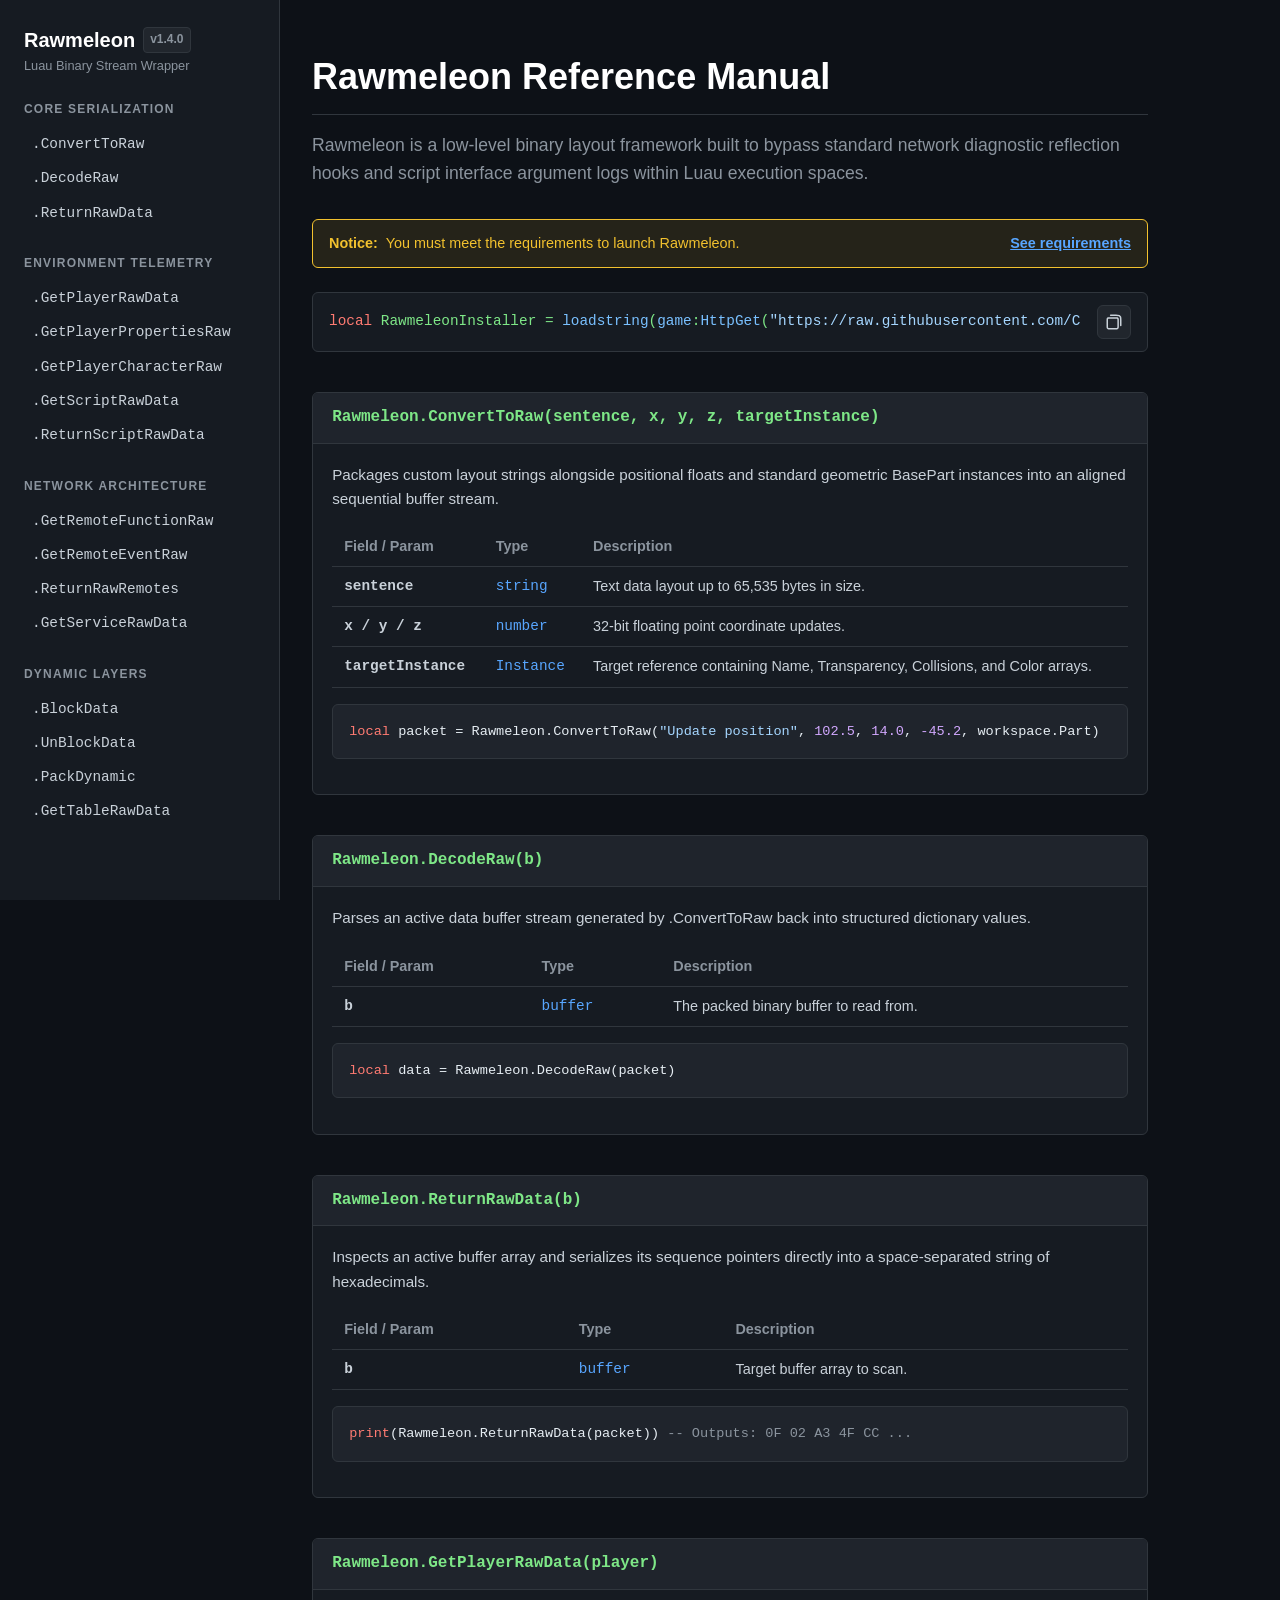
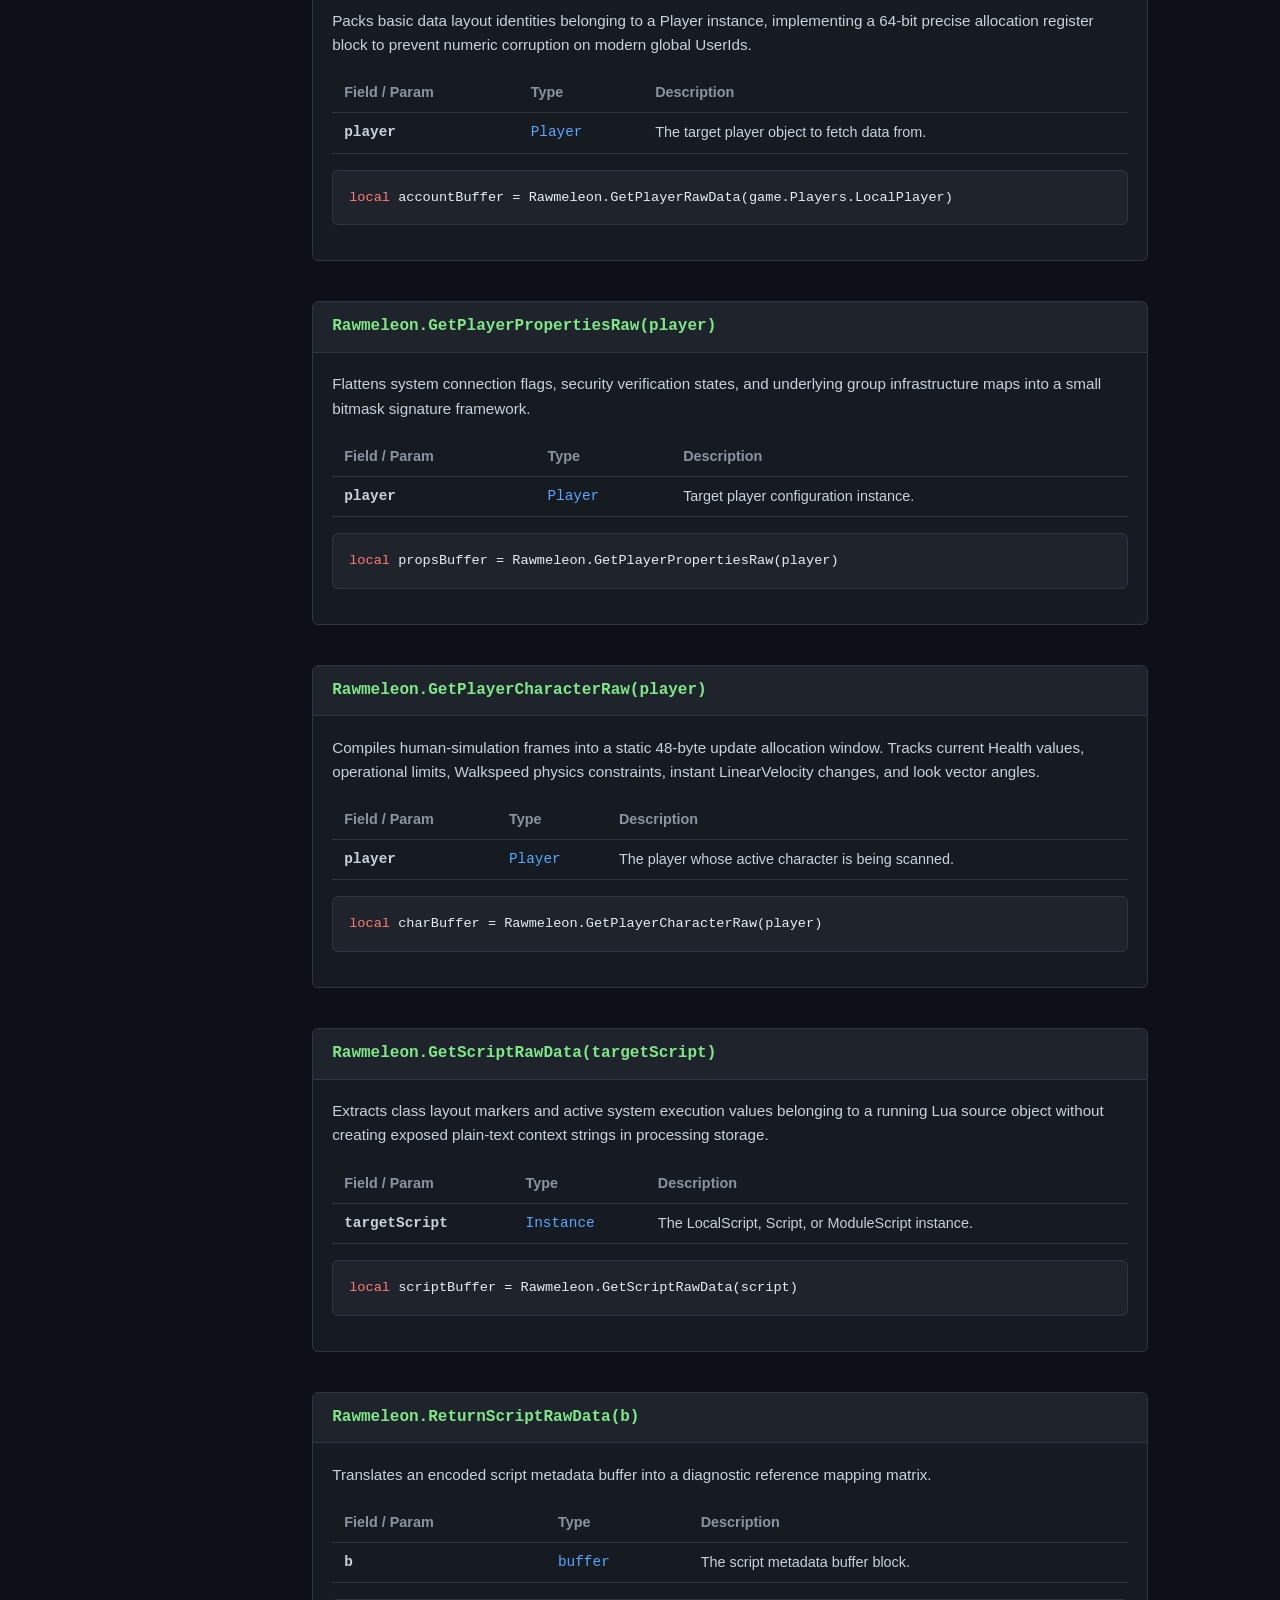
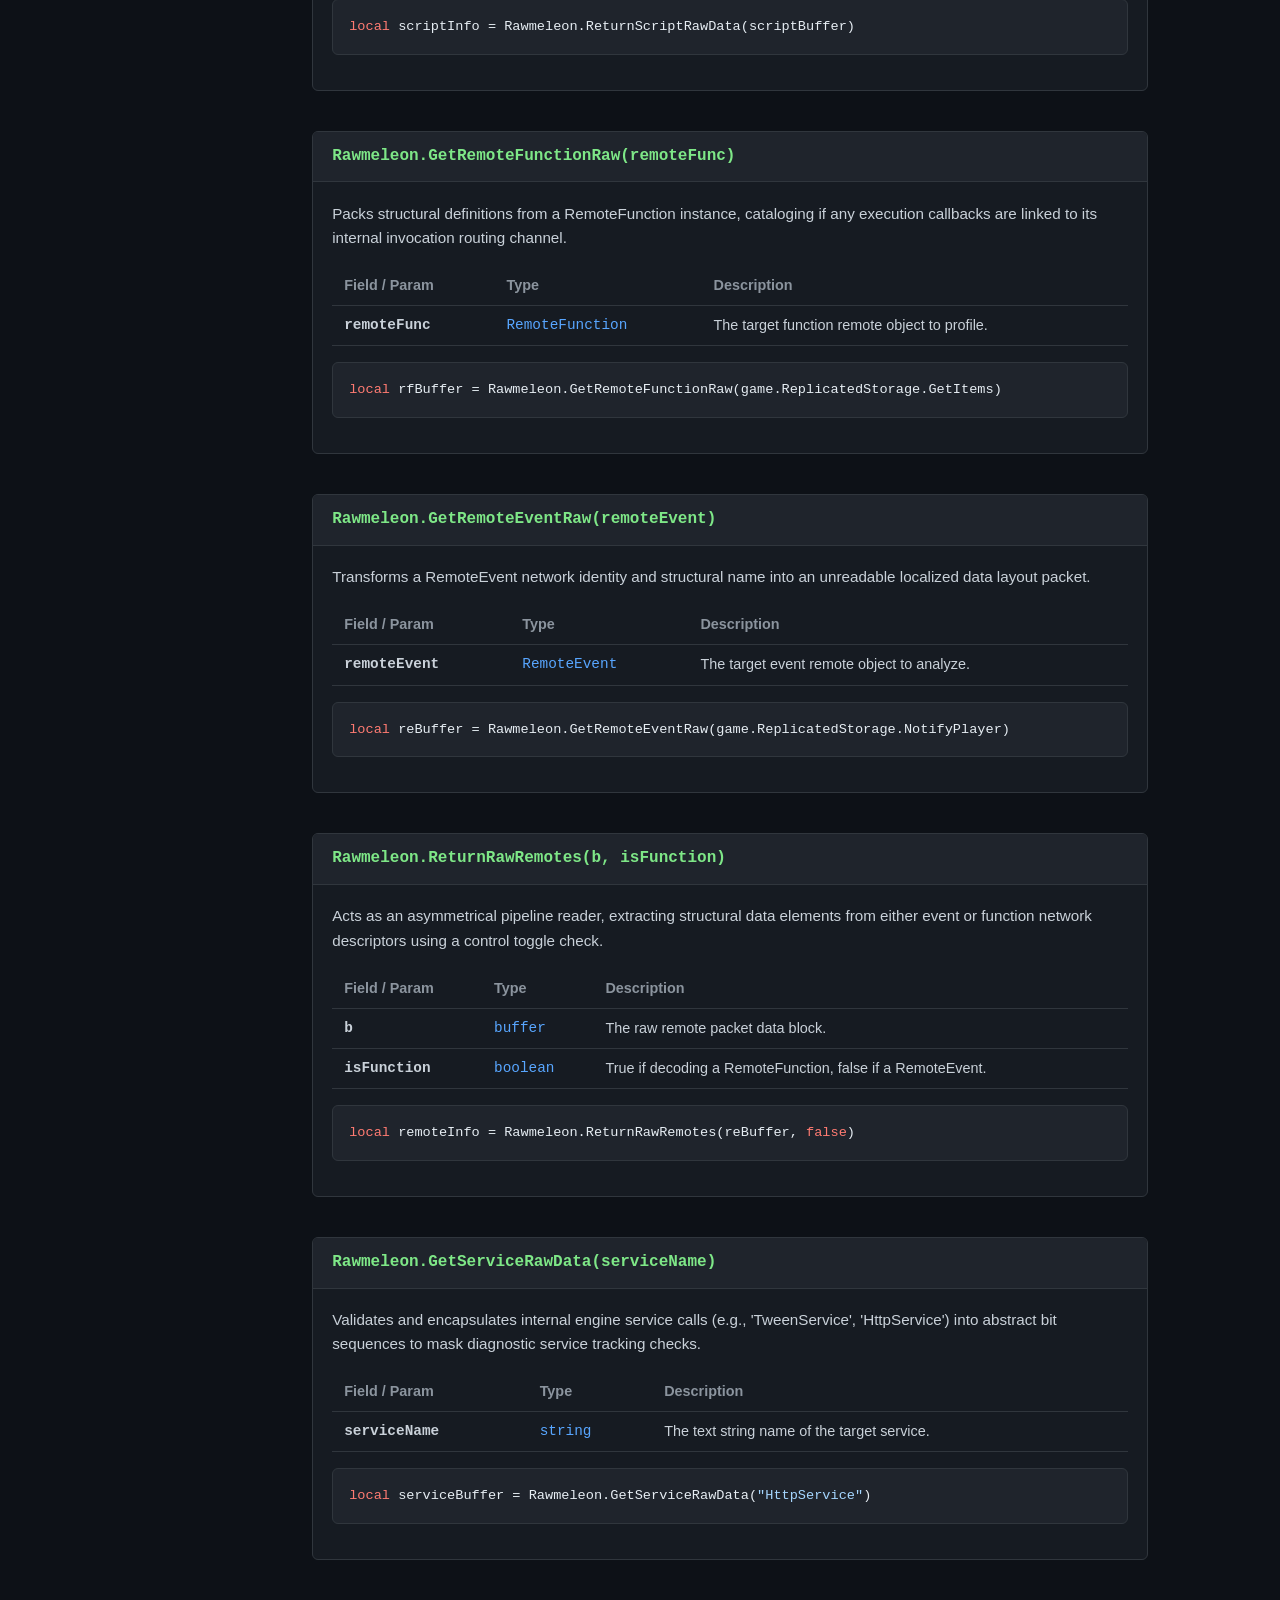
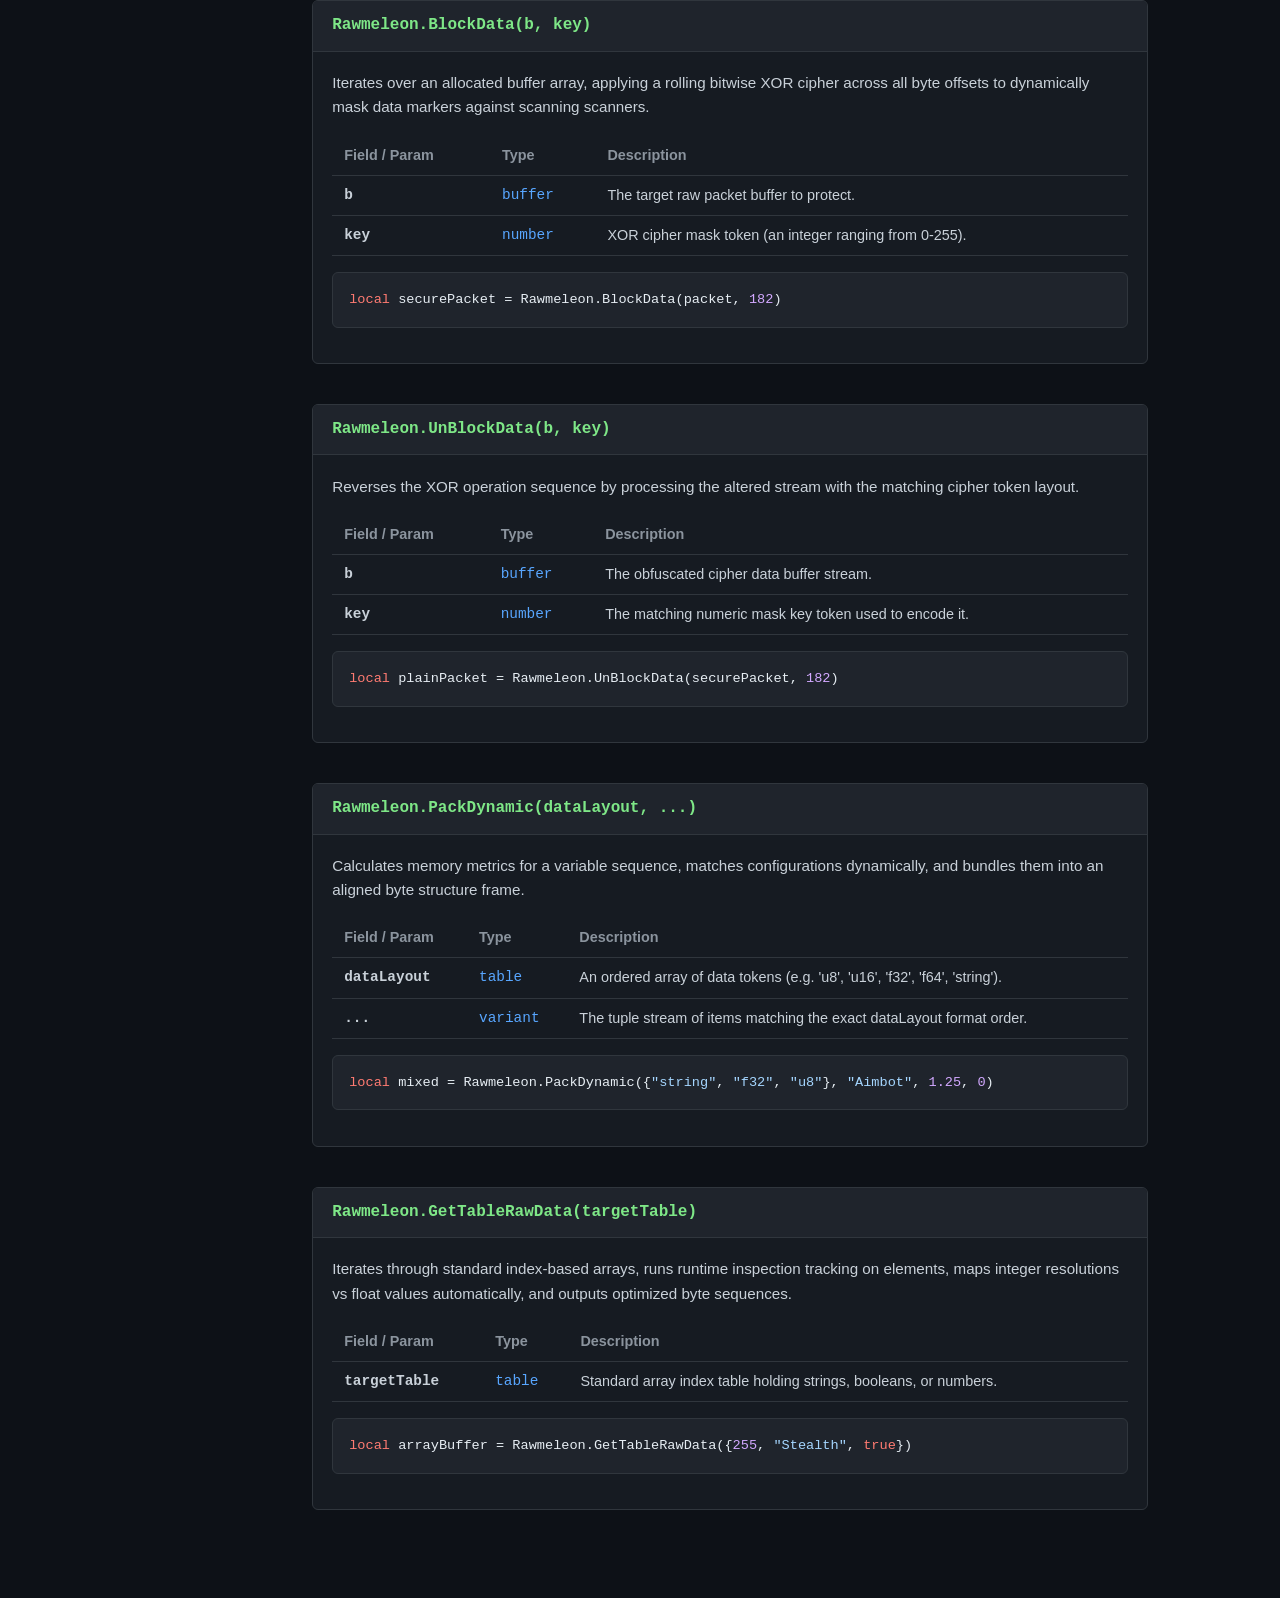
<file: index.html>
<!DOCTYPE html>
<html lang="en">
<head>
    <meta charset="UTF-8">
    <meta name="viewport" content="width=device-width, initial-scale=1.0">
    <title>Rawmeleon Library Docs</title>
    <link rel="stylesheet" href="style.css">
</head>
<body>

    <nav>
        <div class="nav-header">
            <span>Rawmeleon</span>
            <span class="nav-version">v1.4.0</span>
        </div>
        <p style="font-size: 0.8rem; color: var(--text-muted); margin: 0;">Luau Binary Stream Wrapper</p>
        
        <ul id="sidebar-links">
            <!-- Sidebar modules will be injected automatically -->
        </ul>
    </nav>

    <main>
        <h1>Rawmeleon Reference Manual</h1>
        <p class="intro-text">
            Rawmeleon is a low-level binary layout framework built to bypass standard network diagnostic reflection hooks and script interface argument logs within Luau execution spaces.
        </p>

<!-- Requirements Notice Banner -->
<div class="notice-banner" style="background: rgba(242, 193, 46, 0.1); border: 1px solid #f2c12e; border-radius: 6px; padding: 0.75rem 1rem; margin-bottom: 1.5rem; display: flex; align-items: center; justify-content: space-between; font-size: 0.9rem;">
    <div style="display: flex; align-items: center; gap: 0.5rem; color: #f2c12e;">
        <span style="font-weight: bold;">Notice:</span> You must meet the requirements to launch Rawmeleon.
    </div>
    <button onclick="toggleModal(true)" style="background: none; border: none; color: var(--accent); font-weight: 600; cursor: pointer; text-decoration: underline; font-size: 0.9rem;">See requirements</button>
</div>

<!-- Requirements Pop-up Modal (Hidden by Default) -->
<div id="req-modal" style="display: none; position: fixed; top: 0; left: 0; width: 100vw; height: 100vh; background: rgba(0,0,0,0.7); z-index: 9999; align-items: center; justify-content: center;">
    <div style="background: var(--bg-sidebar); border: 1px solid var(--border-color); border-radius: 8px; width: 420px; padding: 1.5rem; box-shadow: 0 8px 24px rgba(0,0,0,0.5); position: relative;">
        
        <h3 style="color: #ffffff; font-size: 1.2rem; margin-bottom: 1.5rem; font-weight: 600;">Execution Requirements</h3>
        
        <!-- Requirement Row 1 -->
        <div style="display: flex; align-items: center; justify-content: space-between; margin-bottom: 1.25rem;">
            <div>
                <div style="font-family: monospace; font-weight: 600; color: var(--accent-green);">loadstring()</div>
                <div style="font-size: 0.75rem; color: var(--text-muted);">Required for script initialization.</div>
            </div>
            <div style="display: flex; align-items: center; gap: 0.75rem;">
                <span style="font-size: 0.85rem; color: #ff7b72; font-weight: bold;">100% Required</span>
                <!-- 100% Circle -->
                <svg width="36" height="36" viewBox="0 0 36 36">
                    <circle cx="18" cy="18" r="16" fill="none" stroke="var(--border-color)" stroke-width="3"/>
                    <circle cx="18" cy="18" r="16" fill="none" stroke="#ff7b72" stroke-width="3" stroke-dasharray="100 100" transform="rotate(-90 18 18)"/>
                </svg>
            </div>
        </div>

        <!-- Requirement Row 2 -->
        <div style="display: flex; align-items: center; justify-content: space-between; margin-bottom: 1.25rem;">
            <div>
                <div style="font-family: monospace; font-weight: 600; color: var(--text-main);">hookmetamethod()</div>
                <div style="font-size: 0.75rem; color: var(--text-muted);">Optional proxy utility hooks.</div>
            </div>
            <div style="display: flex; align-items: center; gap: 0.75rem;">
                <span style="font-size: 0.85rem; color: var(--text-muted);">20% Required</span>
                <!-- 20% Circle -->
                <svg width="36" height="36" viewBox="0 0 36 36">
                    <circle cx="18" cy="18" r="16" fill="none" stroke="var(--border-color)" stroke-width="3"/>
                    <circle cx="18" cy="18" r="16" fill="none" stroke="var(--accent)" stroke-width="3" stroke-dasharray="20 100" transform="rotate(-90 18 18)"/>
                </svg>
            </div>
        </div>

        <!-- Requirement Row 3 -->
        <div style="display: flex; align-items: center; justify-content: space-between; margin-bottom: 1.75rem;">
            <div>
                <div style="font-family: monospace; font-weight: 600; color: var(--text-main);">hookfunction()</div>
                <div style="font-size: 0.75rem; color: var(--text-muted);">Optional memory bypass operations.</div>
            </div>
            <div style="display: flex; align-items: center; gap: 0.75rem;">
                <span style="font-size: 0.85rem; color: var(--text-muted);">12% Required</span>
                <!-- 12% Circle -->
                <svg width="36" height="36" viewBox="0 0 36 36">
                    <circle cx="18" cy="18" r="16" fill="none" stroke="var(--border-color)" stroke-width="3"/>
                    <circle cx="18" cy="18" r="16" fill="none" stroke="var(--accent)" stroke-width="3" stroke-dasharray="12 100" transform="rotate(-90 18 18)"/>
                </svg>
            </div>
        </div>

        <!-- Close Button -->
        <button onclick="toggleModal(false)" style="width: 100%; background: #21262d; border: 1px solid var(--border-color); color: var(--text-main); border-radius: 6px; padding: 0.5rem; font-weight: 600; cursor: pointer; font-size: 0.9rem; transition: background 0.2s;">Close</button>
    </div>
</div>


        <!-- Loadstring Quick Copy Widget -->
<div class="loadstring-container" style="background: var(--bg-sidebar); border: 1px solid var(--border-color); border-radius: 6px; padding: 0.75rem 1rem; margin-bottom: 2.5rem; display: flex; align-items: center; justify-content: space-between; gap: 1rem;">
    <div style="font-family: monospace; font-size: 0.9rem; color: var(--accent-green); overflow-x: auto; white-space: nowrap; width: 100%;">
        <span class="keyword" style="color: #ff7b72;">local</span> RawmeleonInstaller = <span class="builtin" style="color: #79c0ff;">loadstring</span>(<span class="builtin" style="color: #79c0ff;">game</span>:<span class="builtin" style="color: #79c0ff;">HttpGet</span>(<span class="string" style="color: #a5d6ff;">"https://raw.githubusercontent.com/CoolDolphim/Rawmeleon-Library/refs/heads/main/LUAModule/SRC.luau"</span>))()
    </div>
    <button id="copy-btn" onclick="copyLoadstring()" style="background: #21262d; border: 1px solid var(--border-color); border-radius: 6px; padding: 6px; cursor: pointer; color: var(--text-main); display: flex; align-items: center; justify-content: center; width: 34px; height: 34px; flex-shrink: 0; transition: all 0.2s ease;">
        <svg width="18" height="18" viewBox="0 0 24 24" fill="none" xmlns="http://www.w3.org/2000/svg">
            <path d="M7.5 3H14.6C16.8402 3 17.9603 3 18.816 3.43597C19.5686 3.81947 20.1805 4.43139 20.564 5.18404C21 6.03969 21 7.15979 21 9.4V16.5M6.2 21H14.3C15.4201 21 15.9802 21 16.408 20.782C16.7843 20.5903 17.0903 20.2843 17.282 19.908C17.5 19.4802 17.5 18.9201 17.5 17.8V9.7C17.5 8.57989 17.5 8.01984 17.282 7.59202C17.0903 7.21569 16.7843 6.90973 16.408 6.71799C15.9802 6.5 15.4201 6.5 14.3 6.5H6.2C5.0799 6.5 4.51984 6.5 4.09202 6.71799C3.71569 6.90973 3.40973 7.21569 3.21799 7.59202C3 8.01984 3 8.57989 3 9.7V17.8C3 18.9201 3 19.4802 3.21799 19.908C3.40973 20.2843 3.71569 20.5903 4.09202 20.782C4.51984 21 5.0799 21 6.2 21Z" stroke="currentColor" stroke-width="2" stroke-linecap="round" stroke-linejoin="round"/>
        </svg>
    </button>
</div>


        <div id="docs-container">
            <!-- API Documentation cards will be injected automatically -->
        </div>
    </main>

    <script src="docs.js"></script>
</body>
</html>
</file>
<file: style.css>
:root {
    --bg-main: #0d1117;
    --bg-sidebar: #161b22;
    --border-color: #30363d;
    --text-main: #c9d1d9;
    --text-muted: #8b949e;
    --accent: #58a6ff;
    --accent-green: #7ee787;
    --code-bg: #1f242c;
}

* { box-sizing: border-box; margin: 0; padding: 0; }
body {
    font-family: -apple-system, BlinkMacSystemFont, "Segoe UI", Helvetica, Arial, sans-serif;
    background-color: var(--bg-main);
    color: var(--text-main);
    line-height: 1.6;
    display: flex;
}

nav {
    width: 280px;
    height: 100vh;
    background-color: var(--bg-sidebar);
    border-right: 1px solid var(--border-color);
    position: fixed;
    overflow-y: auto;
    padding: 1.5rem;
}

.nav-header { font-size: 1.25rem; font-weight: 600; color: #ffffff; display: flex; align-items: center; gap: 0.5rem; }
.nav-version { font-size: 0.75rem; background: #21262d; color: var(--text-muted); padding: 2px 6px; border-radius: 4px; border: 1px solid var(--border-color); }
nav ul { list-style: none; margin-top: 1.5rem; }
nav .section-title { font-size: 0.75rem; text-transform: uppercase; letter-spacing: 0.1em; color: var(--text-muted); margin: 1.5rem 0 0.5rem 0; font-weight: 700; }
nav a { color: var(--text-main); text-decoration: none; font-size: 0.9rem; display: block; padding: 0.35rem 0.5rem; border-radius: 4px; font-family: monospace; }
nav a:hover { background-color: #21262d; color: var(--accent); }

main { margin-left: 280px; max-width: 900px; width: 100%; padding: 3rem 2rem; }
h1 { font-size: 2.25rem; font-weight: 600; color: #ffffff; margin-bottom: 1rem; border-bottom: 1px solid var(--border-color); padding-bottom: 0.5rem; }
.intro-text { font-size: 1.1rem; color: var(--text-muted); margin-bottom: 2rem; }

.api-card { background: var(--bg-sidebar); border: 1px solid var(--border-color); border-radius: 6px; margin-bottom: 2.5rem; scroll-margin-top: 2rem; overflow: hidden; }
.api-header { background: #1f242c; padding: 0.75rem 1.2rem; border-bottom: 1px solid var(--border-color); }
.api-signature { font-family: monospace; font-size: 1rem; font-weight: 600; color: var(--accent-green); }
.api-body { padding: 1.2rem; font-size: 0.95rem; }

table { width: 100%; border-collapse: collapse; margin: 1rem 0; font-size: 0.9rem; }
th, td { text-align: left; padding: 0.5rem 0.75rem; border-bottom: 1px solid var(--border-color); }
th { color: var(--text-muted); font-weight: 600; background: #161b22; }
td.type, td.name { font-family: monospace; }
td.type { color: var(--accent); }
td.name { font-weight: 600; }

pre { background-color: var(--code-bg); border: 1px solid var(--border-color); border-radius: 6px; padding: 1rem; overflow-x: auto; font-family: monospace; font-size: 0.85rem; color: #e6edf3; margin: 1rem 0; }
.comment { color: #8b949e; }
.keyword { color: #ff7b72; }
.string { color: #a5d6ff; }
.number { color: #d2a8ff; }

@media (max-width: 768px) {
    body { flex-direction: column; }
    nav { width: 100%; height: auto; position: relative; border-right: none; border-bottom: 1px solid var(--border-color); }
    main { margin-left: 0; padding: 1.5rem; }
}
</file>
